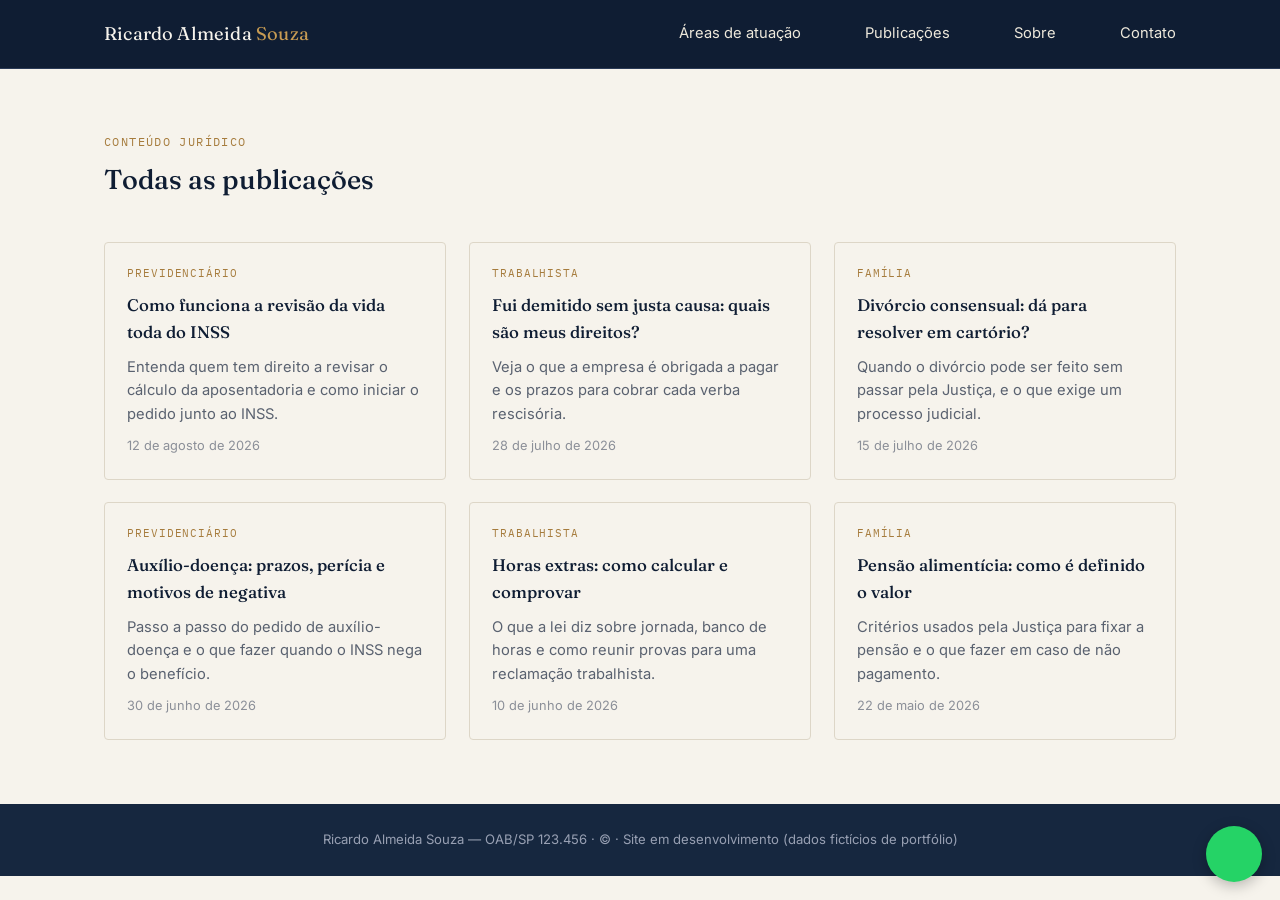
<file: artigos.html>
<!DOCTYPE html>
<html lang="pt-br">
<head>
<meta charset="UTF-8">
<meta name="viewport" content="width=device-width, initial-scale=1.0">
<title>Publicações | Ricardo Almeida Souza Advocacia</title>
<meta name="description" content="Artigos e conteúdos jurídicos sobre Direito Previdenciário, Trabalhista e de Família.">
<link rel="stylesheet" href="css/style.css">
</head>
<body>

<header class="site">
  <div class="wrap">
    <a href="index.html" class="brand">Ricardo Almeida <span>Souza</span></a>
    <nav class="main-nav">
      <a href="index.html#areas">Áreas de atuação</a>
      <a href="artigos.html">Publicações</a>
      <a href="index.html#sobre">Sobre</a>
      <a href="index.html#contato">Contato</a>
    </nav>
    <button class="menu-btn" id="menuBtn" aria-label="Abrir menu" aria-expanded="false">☰</button>
  </div>
  <nav class="mobile-nav" id="mobileNav">
    <a href="index.html#areas">Áreas de atuação</a>
    <a href="artigos.html">Publicações</a>
    <a href="index.html#sobre">Sobre</a>
    <a href="index.html#contato">Contato</a>
  </nav>
</header>

<section class="codex">
  <div class="wrap">
    <div class="codex-head">
      <span class="eyebrow">Conteúdo jurídico</span>
      <h2>Todas as publicações</h2>
    </div>
    <div class="pub-grid">
      <div class="pub-card">
        <span class="cat">Previdenciário</span>
        <h3>Como funciona a revisão da vida toda do INSS</h3>
        <p>Entenda quem tem direito a revisar o cálculo da aposentadoria e como iniciar o pedido junto ao INSS.</p>
        <span class="meta">12 de agosto de 2026</span>
      </div>
      <div class="pub-card">
        <span class="cat">Trabalhista</span>
        <h3>Fui demitido sem justa causa: quais são meus direitos?</h3>
        <p>Veja o que a empresa é obrigada a pagar e os prazos para cobrar cada verba rescisória.</p>
        <span class="meta">28 de julho de 2026</span>
      </div>
      <div class="pub-card">
        <span class="cat">Família</span>
        <h3>Divórcio consensual: dá para resolver em cartório?</h3>
        <p>Quando o divórcio pode ser feito sem passar pela Justiça, e o que exige um processo judicial.</p>
        <span class="meta">15 de julho de 2026</span>
      </div>
      <div class="pub-card">
        <span class="cat">Previdenciário</span>
        <h3>Auxílio-doença: prazos, perícia e motivos de negativa</h3>
        <p>Passo a passo do pedido de auxílio-doença e o que fazer quando o INSS nega o benefício.</p>
        <span class="meta">30 de junho de 2026</span>
      </div>
      <div class="pub-card">
        <span class="cat">Trabalhista</span>
        <h3>Horas extras: como calcular e comprovar</h3>
        <p>O que a lei diz sobre jornada, banco de horas e como reunir provas para uma reclamação trabalhista.</p>
        <span class="meta">10 de junho de 2026</span>
      </div>
      <div class="pub-card">
        <span class="cat">Família</span>
        <h3>Pensão alimentícia: como é definido o valor</h3>
        <p>Critérios usados pela Justiça para fixar a pensão e o que fazer em caso de não pagamento.</p>
        <span class="meta">22 de maio de 2026</span>
      </div>
    </div>
  </div>
</section>

<footer class="site">
  <div class="wrap">
    Ricardo Almeida Souza — OAB/SP 123.456 · © <span id="year"></span> · Site em desenvolvimento (dados fictícios de portfólio)
  </div>
</footer>

<a class="wa-float" href="https://wa.me/5511912345678?text=Ol%C3%A1%2C%20gostaria%20de%20uma%20orienta%C3%A7%C3%A3o%20jur%C3%ADdica." target="_blank" rel="noopener" aria-label="Falar no WhatsApp">
  <svg viewBox="0 0 32 32" fill="#0f1d33" xmlns="http://www.w3.org/2000/svg"><path d="M16 3C9.4 3 4 8.4 4 15c0 2.2.6 4.3 1.7 6.1L4 29l8.1-1.6c1.8.9 3.8 1.4 5.9 1.4 6.6 0 12-5.4 12-12S22.6 3 16 3zm0 21.8c-1.9 0-3.7-.5-5.3-1.4l-.4-.2-4.4.9.9-4.3-.2-.4c-1-1.6-1.6-3.5-1.6-5.4 0-5.5 4.5-10 10-10s10 4.5 10 10-4.5 10-10 10zm5.4-7.5c-.3-.1-1.8-.9-2-1-.3-.1-.5-.1-.7.1s-.8 1-.9 1.2c-.2.2-.3.2-.6.1-.3-.1-1.3-.5-2
</file>
<file: css/style.css>
@import url('https://fonts.googleapis.com/css2?family=Fraunces:opsz,wght@9..144,400;9..144,500;9..144,600&family=Inter:wght@400;500;600;700&family=IBM+Plex+Mono:wght@500&display=swap');

:root {
  --ink: #0f1d33;
  --ink-soft: #16273f;
  --ivory: #f6f3ec;
  --ivory-dim: #ede8db;
  --gold: #a67c3d;
  --gold-light: #c79b53;
  --slate: #29313f;
  --slate-soft: #5a6270;
  --line: #ddd6c7;
  --line-dark: #2a3a56;
  --radius: 4px;
  --max: 1120px;
}

* { box-sizing: border-box; }

html { scroll-behavior: smooth; }

body {
  margin: 0;
  font-family: 'Inter', sans-serif;
  color: var(--slate);
  background: var(--ivory);
  line-height: 1.6;
}

h1, h2, h3 {
  font-family: 'Fraunces', serif;
  color: var(--ink);
  margin: 0 0 .5em;
  font-weight: 500;
}

a { color: inherit; text-decoration: none; }

.eyebrow {
  font-family: 'IBM Plex Mono', monospace;
  font-size: .72rem;
  letter-spacing: .12em;
  text-transform: uppercase;
  color: var(--gold);
  display: block;
  margin-bottom: .6em;
}

.wrap {
  max-width: var(--max);
  margin: 0 auto;
  padding: 0 1.5rem;
}

header.site {
  position: sticky;
  top: 0;
  z-index: 40;
  background: var(--ink);
  border-bottom: 1px solid var(--line-dark);
}

header.site .wrap {
  display: flex;
  align-items: center;
  justify-content: space-between;
  height: 68px;
}

.brand {
  font-family: 'Fraunces', serif;
  color: var(--ivory);
  font-size: 1.15rem;
  letter-spacing: .01em;
}
.brand span { color: var(--gold-light); }

nav.main-nav {
  display: none;
  gap: 2rem;
}
nav.main-nav a {
  color: var(--ivory-dim);
  font-size: .92rem;
  margin-left: 2rem;
}
nav.main-nav a:first-child {
  margin-left: 0;
}
nav.main-nav a:hover { color: var(--gold-light); }

.menu-btn {
  background: none;
  border: 1px solid var(--line-dark);
  color: var(--ivory);
  width: 40px;
  height: 40px;
  border-radius: var(--radius);
  font-size: 1.1rem;
  cursor: pointer;
}

nav.mobile-nav {
  display: none;
  flex-direction: column;
  background: var(--ink-soft);
  border-bottom: 1px solid var(--line-dark);
}
nav.mobile-nav.open { display: flex; }
nav.mobile-nav a {
  color: var(--ivory-dim);
  padding: .9rem 1.5rem;
  border-top: 1px solid var(--line-dark);
  font-size: .95rem;
}

.hero {
  background: var(--ink);
  color: var(--ivory);
  padding: 3.5rem 0 3rem;
  position: relative;
  overflow: hidden;
}
.hero .wrap {
  display: grid;
  grid-template-columns: 1fr;
  gap: 2.5rem;
  align-items: center;
}
.hero h1 {
  color: var(--ivory);
  font-size: 2.1rem;
  line-height: 1.15;
}
.hero h1 em {
  font-style: normal;
  color: var(--gold-light);
}
.hero p.lead {
  color: #c7cddb;
  font-size: 1.02rem;
  max-width: 46ch;
  margin-bottom: 1.8rem;
}
.hero-cta { display: flex; flex-wrap: wrap; gap: .8rem; }

.btn {
  display: inline-flex;
  align-items: center;
  gap: .5rem;
  padding: .85rem 1.4rem;
  border-radius: var(--radius);
  font-size: .92rem;
  font-weight: 600;
  border: 1px solid transparent;
  cursor: pointer;
}
.btn-gold {
  background: var(--gold);
  color: var(--ink);
}
.btn-gold:hover { background: var(--gold-light); }
.btn-outline {
  border-color: #3a4a68;
  color: var(--ivory);
}
.btn-outline:hover { border-color: var(--gold-light); color: var(--gold-light); }

.hero-art { display: flex; justify-content: center; }
.hero-art svg { width: 100%; max-width: 320px; height: auto; }

.codex { padding: 4rem 0; }
.codex-head { max-width: 60ch; margin-bottom: 2.5rem; }
.codex-head h2 { font-size: 1.7rem; }

.articles-grid.codex-grid {
  display: grid;
  gap: 1.5rem;
  grid-template-columns: 1fr;
}
.article-item {
  border-left: 2px solid var(--gold);
  padding: 0 0 0 1.3rem;
}
.article-item .num {
  font-family: 'IBM Plex Mono', monospace;
  font-size: .78rem;
  color: var(--gold);
  letter-spacing: .05em;
}
.article-item h3 {
  font-size: 1.15rem;
  margin: .3em 0 .5em;
}
.article-item p {
  color: var(--slate-soft);
  font-size: .95rem;
  margin: 0;
}

.publications { background: var(--ivory-dim); padding: 4rem 0; border-top: 1px solid var(--line); border-bottom: 1px solid var(--line); }
.pub-head {
  display: flex;
  justify-content: space-between;
  align-items: flex-end;
  flex-wrap: wrap;
  gap: 1rem;
  margin-bottom: 2rem;
}
.pub-head h2 { font-size: 1.7rem; margin: 0; }
.pub-head a.see-all { font-size: .88rem; font-weight: 600; color: var(--gold); border-bottom: 1px solid var(--gold); }

.pub-grid {
  display: grid;
  gap: 1.4rem;
  grid-template-columns: 1fr;
}
.pub-card {
  background: var(--ivory);
  border: 1px solid var(--line);
  border-radius: var(--radius);
  padding: 1.4rem;
  display: flex;
  flex-direction: column;
  gap: .6rem;
}
.pub-card .cat {
  font-family: 'IBM Plex Mono', monospace;
  font-size: .68rem;
  letter-spacing: .08em;
  text-transform: uppercase;
  color: var(--gold);
}
.pub-card h3 { font-size: 1.05rem; margin: 0; }
.pub-card p { color: var(--slate-soft); font-size: .92rem; margin: 0; flex-grow: 1; }
.pub-card .meta { font-size: .8rem; color: #8b8f98; }
.pub-card a.read { font-size: .85rem; font-weight: 600; color: var(--ink); }

.about { padding: 4rem 0; }
.about .wrap { display: grid; gap: 2rem; grid-template-columns: 1fr; }
.about h2 { font-size: 1.7rem; }
.about p { color: var(--slate-soft); max-width: 62ch; }
.stats {
  display: grid;
  grid-template-columns: repeat(3, 1fr);
  gap: 1rem;
  margin-top: 1.5rem;
}
.stat b {
  font-family: 'Fraunces', serif;
  font-size: 1.5rem;
  color: var(--ink);
  display: block;
}
.stat span { font-size: .8rem; color: var(--slate-soft); }

.contact {
  background: var(--ink);
  color: var(--ivory);
  padding: 3.5rem 0;
}
.contact h2 { color: var(--ivory); font-size: 1.7rem; }
.contact p { color: #c7cddb; max-width: 50ch; margin-bottom: 1.5rem; }
.contact-info {
  display: grid;
  gap: 1rem;
  margin-top: 2rem;
  grid-template-columns: 1fr;
}
.contact-info div {
  border-top: 1px solid var(--line-dark);
  padding-top: .8rem;
}
.contact-info .label {
  font-family: 'IBM Plex Mono', monospace;
  font-size: .68rem;
  letter-spacing: .08em;
  text-transform: uppercase;
  color: var(--gold-light);
  display: block;
  margin-bottom: .3em;
}

footer.site {
  background: var(--ink-soft);
  color: #98a0b3;
  padding: 1.6rem 0;
  font-size: .82rem;
  text-align: center;
}

.wa-float {
  position: fixed;
  right: 1.1rem;
  bottom: 1.1rem;
  width: 56px;
  height: 56px;
  border-radius: 50%;
  background: #25d366;
  display: flex;
  align-items: center;
  justify-content: center;
  box-shadow: 0 4px 14px rgba(0,0,0,.25);
  z-index: 50;
}
.wa-float svg { width: 28px; height: 28px; }

a:focus-visible, button:focus-visible {
  outline: 2px solid var(--gold);
  outline-offset: 2px;
}

@media (min-width: 760px) {
  nav.main-nav { display: flex; }
  .menu-btn { display: none; }
  .hero .wrap { grid-template-columns: 1.15fr .85fr; }
  .hero h1 { font-size: 2.7rem; }
  .codex-grid { grid-template-columns: repeat(3, 1fr); }
  .pub-grid { grid-template-columns: repeat(3, 1fr); }
  .about .wrap { grid-template-columns: 1.2fr .8fr; }
  .contact-info { grid-template-columns: repeat(3, 1fr); }
}

@media (prefers-reduced-motion: reduce) {
  html { scroll-behavior: auto; }
}
</file>
